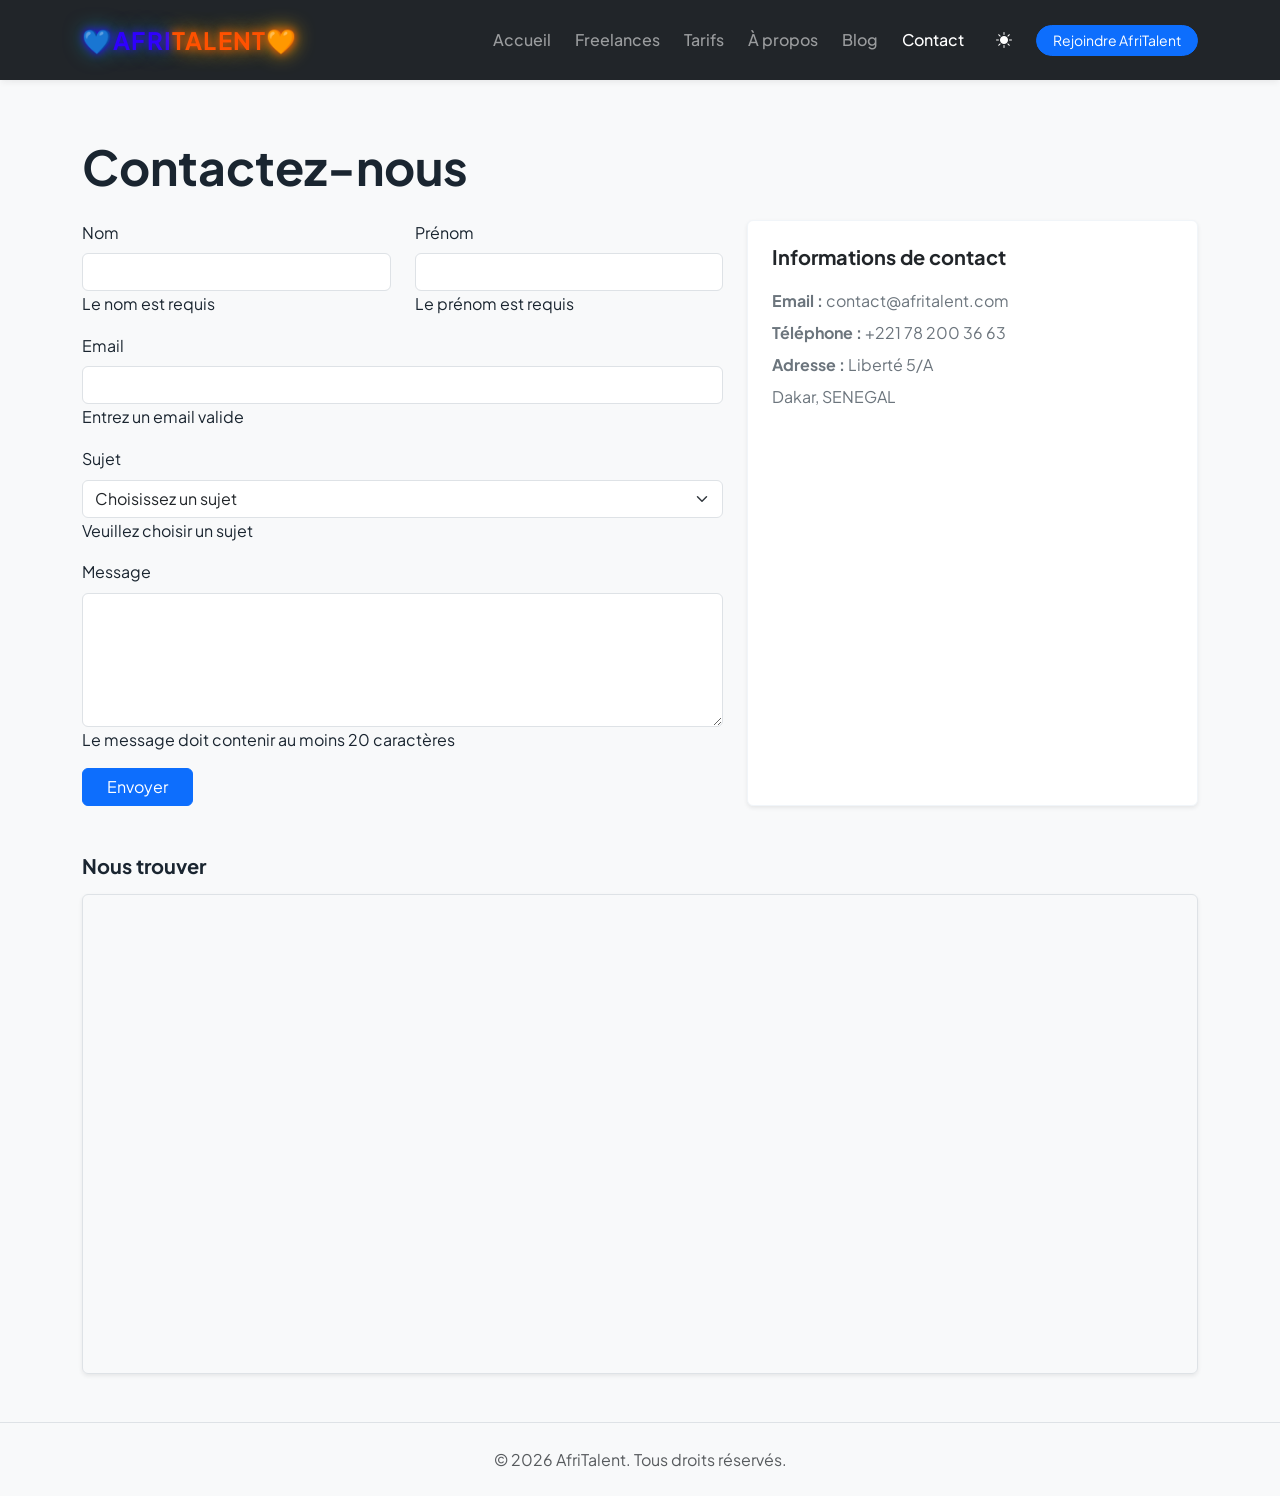
<file: contact.html>
<!DOCTYPE html>
<html lang="fr" data-bs-theme="light">

<head>
  <!-- Configuration initiale de la page : encodage universel et gestion de l'affichage responsive sur mobile -->
  <meta charset="UTF-8">
  <meta name="viewport" content="width=device-width, initial-scale=1.0">
  <title>AfriTalent — Contact</title>

  <!-- ---------------------------------------------------- -->
  <!-- FEUILLES DE STYLE ET ARCHITECTURES (CSS)             -->
  <!-- ---------------------------------------------------- -->
  <!-- Bootstrap 5 : Architecture CSS principale pour la grille et la structure des formulaires -->
  <link href="https://cdn.jsdelivr.net/npm/bootstrap@5.3.0/dist/css/bootstrap.min.css" rel="stylesheet">

  <!-- Bootstrap Icons : Utilisé pour l'icône de lune/soleil et la flèche de retour en haut -->
  <link rel="stylesheet" href="https://cdn.jsdelivr.net/npm/bootstrap-icons@1.11.0/font/bootstrap-icons.css">

  <!-- Google Fonts : Import de la police Plus Jakarta Sans -->
  <link rel="preconnect" href="https://fonts.googleapis.com">
  <link rel="preconnect" href="https://fonts.gstatic.com" crossorigin>
  <link href="https://fonts.googleapis.com/css2?family=Plus+Jakarta+Sans:wght@400;500;700&amp;display=swap"
    rel="stylesheet">

  <!-- Fichier CSS personnalisé (Gère vos variables de couleurs bleues et roses, les thèmes, etc.) -->
  <link rel="stylesheet" href="css/style.css">
</head>

<body>
  <!-- ==================================================== -->
  <!-- BARRE DE NAVIGATION (NAVBAR FIXE)                   -->
  <!-- ==================================================== -->
  <nav class="navbar navbar-expand-lg fixed-top custom-navbar navbar-dark bg-dark">
    <div class="container">
      <!-- Zone Logo AfriTalent -->
      <a class="navbar-brand fw-bold text-uppercase tracking-wider neon-brand" href="index.html">
        <span class="text-neon-blue">💙Afri</span><span class="text-neon-pink">Talent🧡</span>
      </a>

      <!-- Bouton Hamburger visible uniquement sur mobile et tablette -->
      <button class="navbar-toggler" type="button" data-bs-toggle="collapse" data-bs-target="#navMenu"
        aria-controls="navMenu" aria-expanded="false" aria-label="Toggle navigation">
        <span class="navbar-toggler-icon"></span>
      </button>

      <!-- Menu de navigation rétractable -->
      <div class="collapse navbar-collapse" id="navMenu">
        <!-- .ms-auto : Pousse le menu vers la droite | .gap-2 : Espace les éléments du menu -->
        <ul class="navbar-nav ms-auto align-items-center gap-2">
          <li class="nav-item"><a class="nav-link" href="index.html">Accueil</a></li>
          <li class="nav-item"><a class="nav-link" href="freelances.html">Freelances</a></li>
          <li class="nav-item"><a class="nav-link" href="tarifs.html">Tarifs</a></li>
          <li class="nav-item"><a class="nav-link" href="about.html">À propos</a></li>
          <li class="nav-item"><a class="nav-link" href="Blog.html">Blog</a></li>
          <li class="nav-item"><a class="nav-link active me-2" href="contact.html">Contact</a></li>

          <!-- Commutateur Light / Dark Mode -->
          <li class="nav-item me-2">
            <button id="themeToggle" class="btn btn-link nav-link text-white border-0 p-2"
              aria-label="Changer de thème">
              <i id="themeIcon" class="bi bi-sun-fill"></i>
            </button>
          </li>

          <!-- Bouton d'action à forte visibilité -->
          <li class="nav-item mt-2 mt-lg-0">
            <a href="freelances.html" class="btn btn-primary btn-sm px-3 rounded-pill">Rejoindre AfriTalent</a>
          </li>
        </ul>
      </div>
    </div>
  </nav>

  <!-- ==================================================== -->
  <!-- ZONE DE CONTENU PRINCIPAL                            -->
  <!-- ==================================================== -->
  <!-- padding-top: 90px empêche le contenu de glisser sous la navbar fixe -->
  <main style="padding-top: 90px;">
    <!-- .container : Centre le contenu horizontalement | .my-5 : Marges verticales externes de niveau 5 -->
    <div class="container my-5">
      <h1 class="display-5 fw-bold mb-4">Contactez-nous</h1>

      <!-- GRILLE PRINCIPALE (Formulaire à gauche, Carte info à droite) -->
      <!-- .g-4 : Configure un espacement constant (gutters) entre les colonnes -->
      <div class="row g-4">

        <!-- COLONNE GAUCHE : LE FORMULAIRE (Prend 7/12ème de la largeur sur écran moyen et large) -->
        <div class="col-12 col-md-7">
          <!-- novalidate : Désactive la validation HTML5 par défaut du navigateur pour laisser votre JS prendre le relais -->
          <form id="contactForm" novalidate>

            <!-- Sous-grille imbriquée pour les champs Nom et Prénom -->
            <div class="row">
              <!-- .col-md-6 : Côte à côte sur grand écran, empilés verticalement sur mobile -->
              <div class="col-12 col-md-6 mb-3">
                <label for="nom" class="form-label">Nom</label>
                <input type="text" class="form-control" id="nom" required>
                <!-- Conteneur personnalisé pour injecter les erreurs de validation en JS -->
                <div class="error-message" id="error-nom">Le nom est requis</div>
              </div>

              <div class="col-12 col-md-6 mb-3">
                <label for="prenom" class="form-label">Prénom</label>
                <input type="text" class="form-control" id="prenom" required>
                <div class="error-message" id="error-prenom">Le prénom est requis</div>
              </div>
            </div>

            <!-- Champ Email -->
            <div class="mb-3">
              <label for="email" class="form-label">Email</label>
              <input type="email" class="form-control" id="email" required>
              <div class="error-message" id="error-email">Entrez un email valide</div>
            </div>

            <!-- Menu déroulant (Sujet) -->
            <div class="mb-3">
              <label for="sujet" class="form-label">Sujet</label>
              <!-- .form-select : Classe spécifique Bootstrap pour styliser les éléments de sélection -->
              <select class="form-select" id="sujet" required>
                <option value="">Choisissez un sujet</option>
                <option value="question">Question générale</option>
                <option value="support">Support technique</option>
                <option value="devis">Demande de devis</option>
                <option value="autre">Autre</option>
              </select>
              <div class="error-message" id="error-sujet">Veuillez choisir un sujet</div>
            </div>

            <!-- Zone de texte (Message) -->
            <div class="mb-3">
              <label for="message" class="form-label">Message</label>
              <!-- rows="5" : Fixe la hauteur initiale de la zone de texte à 5 lignes -->
              <textarea class="form-control" id="message" rows="5" required></textarea>
              <div class="error-message" id="error-message">Le message doit contenir au moins 20 caractères</div>
            </div>

            <!-- Bouton d'envoi -->
            <button type="submit" class="btn btn-primary px-4">Envoyer</button>

            <!-- Bannière de confirmation d'envoi -->
            <!-- .d-none : Masqué par défaut. Le script JS retirera cette classe pour l'afficher après validation -->
            <div class="alert alert-success mt-3 success-message d-none" id="successMessage">
              Message envoyé avec succès ! Nous vous répondrons rapidement.
            </div>
          </form>
        </div>

        <!-- COLONNE DROITE : CARTES DE COORDONNÉES (Prend 5/12ème de la largeur) -->
        <div class="col-12 col-md-5">
          <!-- .h-100 : Assure que la carte prend exactement la même hauteur verticale que le formulaire à gauche -->
          <!-- .border-0 .shadow-sm : Retire les bordures brutes et applique une ombre légère moderne -->
          <div class="card border-0 shadow-sm service-card h-100">
            <div class="card-body p-4">
              <h5 class="card-title fw-bold mb-3">Informations de contact</h5>
              <!-- .lh-lg : Augmente l'espacement des lignes (Line-height Large) pour un confort de lecture optimal -->
              <p class="card-text text-secondary lh-lg">
                <strong>Email :</strong> contact@afritalent.com<br>
                <strong>Téléphone :</strong> +221 78 200 36 63<br>
                <strong>Adresse :</strong> Liberté 5/A<br>
                Dakar, SENEGAL
              </p>
            </div>
          </div>
        </div>
      </div> <!-- Fin de la rangée principale -->

      <!-- SECION CARTE GOOGLE MAPS -->
      <div class="mt-5">
        <h5 class="fw-bold mb-3">Nous trouver</h5>
        <!-- .ratio .ratio-21x9 : Composant Bootstrap ultra-pratique pour rendre les iFrames parfaitement responsives -->
        <!-- Il maintient automatiquement les proportions d'affichage sans déformer la carte sur mobile -->
        <div class="ratio ratio-21x9 rounded shadow-sm overflow-hidden border">
          <iframe
            src="https://www.google.com/maps/embed?pb=!1m18!1m12!1m3!1d3859.2223849182393!2d-17.4542!3d14.7114!2m3!1f0!2f0!3f0!3m2!1i1024!2i768!4f13.1!3m3!1m2!1s0x0%3A0x0!2zMTTCsDQyJzQxLjAiTiAxN8KwMjcnMTUuMSJX!5e0!3m2!1sfr!2ssn!4v1718375000000!5m2!1sfr!2ssn"
            allowfullscreen="" loading="lazy">
          </iframe>
        </div>
      </div>
    </div>
  </main>

  <!-- ==================================================== -->
  <!-- PIED DE PAGE & RETOUR EN HAUT                        -->
  <!-- ==================================================== -->
  <footer class="text-center py-4 border-top style-footer">
    <div class="container">
      <p class="text-muted mb-0">&copy; 2026 AfriTalent. Tous droits réservés.</p>
    </div>
  </footer>

  <!-- Bouton flottant de retour rapide vers le haut (Géré de façon dynamique par le fichier JavaScript) -->
  <button id="backToTop" class="btn btn-primary rounded-circle shadow" aria-label="Retour en haut">
    <i class="bi bi-arrow-up"></i>
  </button>

  <!-- ---------------------------------------------------- -->
  <!-- SCRIPTS D'EXÉCUTION (JAVASCRIPT)                     -->
  <!-- ---------------------------------------------------- -->
  <!-- Bundle Bootstrap : Comprend Popper.js (Indispensable si vous ajoutez des menus déroulants ou des tooltips) -->
  <script src="https://cdn.jsdelivr.net/npm/bootstrap@5.3.0/dist/js/bootstrap.bundle.min.js"></script>

  <!-- Logique JavaScript applicative : Contrôle du Dark Mode, de la validation du formulaire et du défilement haut -->
  <script src="js/main.js"></script>
</body>

</html>
</file>
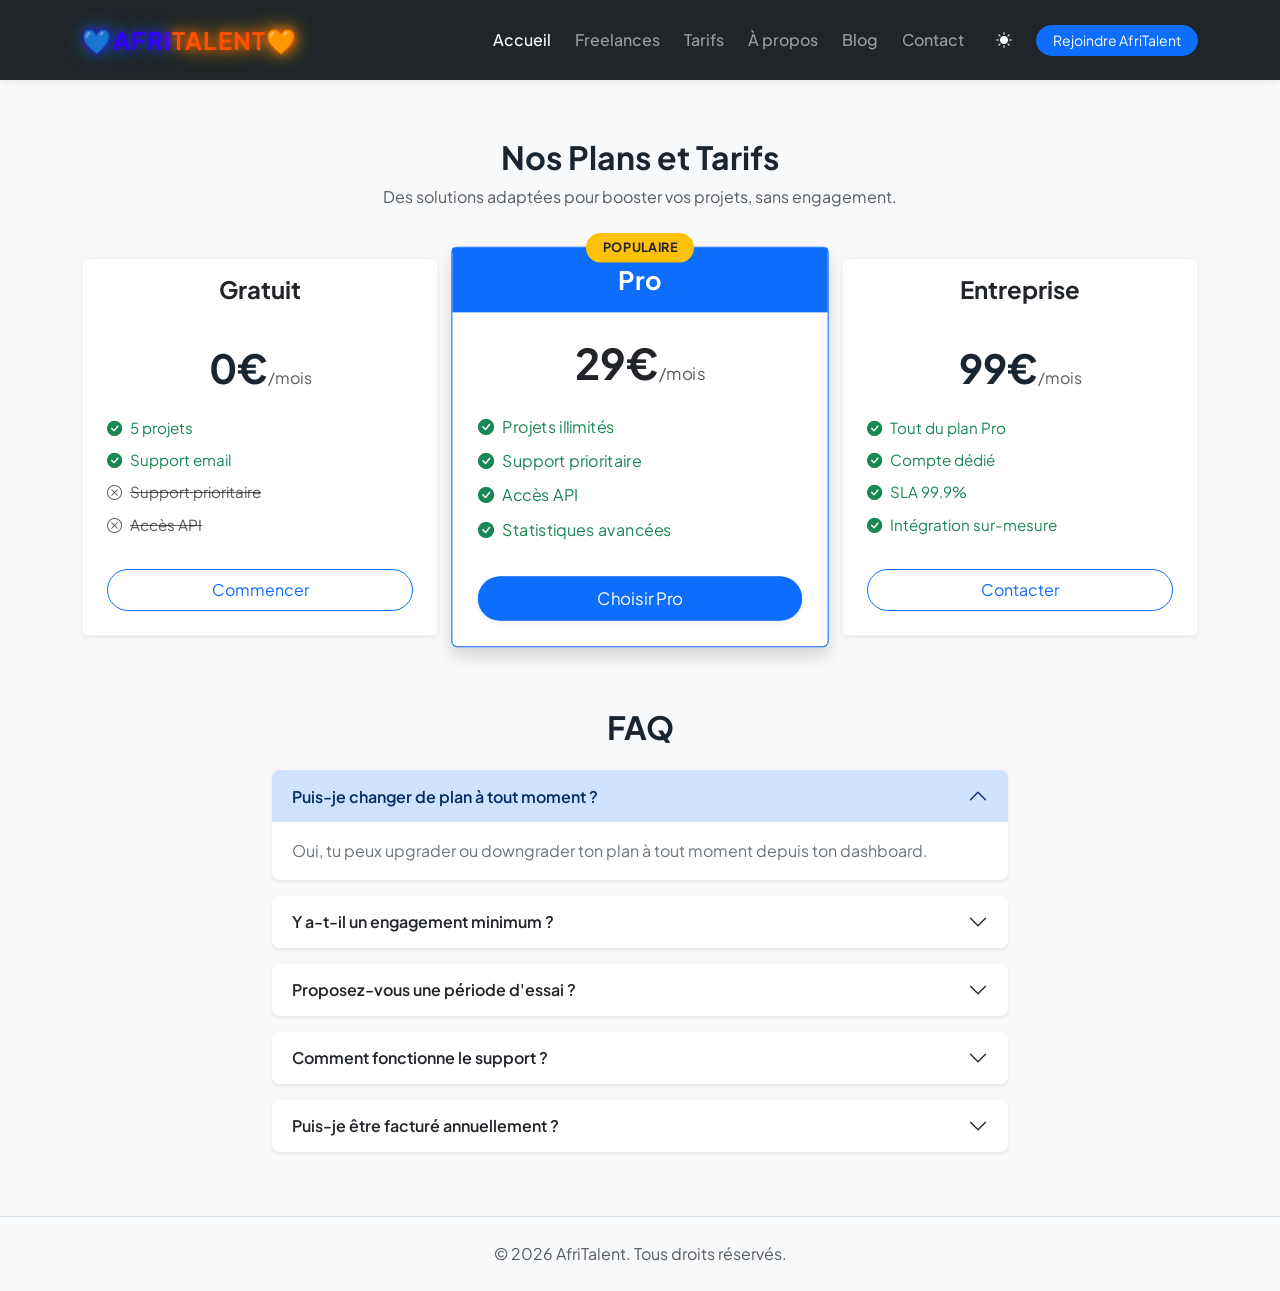
<file: tarifs.html>
<!DOCTYPE html>
<html lang="fr" data-bs-theme="light">

<head>
    <!-- Configuration de base : Encodage et gestion du Responsive Design -->
    <meta charset="UTF-8">
    <meta name="viewport" content="width=device-width, initial-scale=1.0">
    <title>AfriTalent — Tarifs</title>

    <!-- ---------------------------------------------------- -->
    <!-- IMPORTS DES ARCHITECTURES ET LOGOS (CSS)             -->
    <!-- ---------------------------------------------------- -->
    <!-- Bootstrap 5 : Framework principal pour la mise en page et les composants graphiques -->
    <link href="https://cdn.jsdelivr.net/npm/bootstrap@5.3.0/dist/css/bootstrap.min.css" rel="stylesheet">

    <!-- Bootstrap Icons : Utilisé ici pour les coches vertes et croix des fonctionnalités -->
    <link rel="stylesheet" href="https://cdn.jsdelivr.net/npm/bootstrap-icons@1.11.0/font/bootstrap-icons.css">

    <!-- Google Fonts & Style Local -->
    <link rel="preconnect" href="https://fonts.googleapis.com">
    <link rel="preconnect" href="https://fonts.gstatic.com" crossorigin>
    <link href="https://fonts.googleapis.com/css2?family=Plus+Jakarta+Sans:wght@400;500;700&amp;display=swap"
        rel="stylesheet">
    <link rel="stylesheet" href="css/style.css">
</head>

<body>
    <!-- ==================================================== -->
    <!-- BARRE DE NAVIGATION (NAVBAR)                         -->
    <!-- ==================================================== -->
    <nav class="navbar navbar-expand-lg fixed-top custom-navbar navbar-dark bg-dark">
        <div class="container">
            <!-- Identité visuelle AfriTalent -->
            <a class="navbar-brand fw-bold text-uppercase tracking-wider neon-brand" href="index.html">
                <span class="text-neon-blue">💙Afri</span><span class="text-neon-pink">Talent🧡</span>
            </a>

            <button class="navbar-toggler" type="button" data-bs-toggle="collapse" data-bs-target="#navMenu"
                aria-controls="navMenu" aria-expanded="false" aria-label="Toggle navigation">
                <span class="navbar-toggler-icon"></span>
            </button>

            <div class="collapse navbar-collapse" id="navMenu">
                <ul class="navbar-nav ms-auto align-items-center gap-2">
                    <li class="nav-item"><a class="nav-link active" href="index.html">Accueil</a></li>
                    <li class="nav-item"><a class="nav-link" href="freelances.html">Freelances</a></li>
                    <li class="nav-item"><a class="nav-link" href="tarifs.html">Tarifs</a></li>
                    <li class="nav-item"><a class="nav-link" href="about.html">À propos</a></li>
                    <li class="nav-item"><a class="nav-link" href="Blog.html">Blog</a></li>
                    <li class="nav-item"><a class="nav-link me-2" href="contact.html">Contact</a></li>

                    <!-- Bouton de basculement Dark/Light Mode (Géré par js/main.js) -->
                    <li class="nav-item me-2">
                        <button id="themeToggle" class="btn btn-link nav-link text-white border-0 p-2"
                            aria-label="Changer de thème">
                            <i id="themeIcon" class="bi bi-sun-fill"></i>
                        </button>
                    </li>

                    <li class="nav-item mt-2 mt-lg-0">
                        <a href="freelances.html" class="btn btn-primary btn-sm px-3 rounded-pill">Rejoindre
                            AfriTalent</a>
                    </li>
                </ul>
            </div>
        </div>
    </nav>

    <!-- ==================================================== -->
    <!-- CONTENU PRINCIPAL DE LA PAGE                         -->
    <!-- ==================================================== -->
    <!-- padding-top: 90px évite que l'en-tête soit masqué sous la barre de navigation fixe -->
    <main style="padding-top: 90px;">

        <!-- SECTION CONTENEUR DES GRILLES DE PRIX -->
        <section class="container my-5 section-tarifs">
            <h1 class="text-center fw-bold mb-2 h2">Nos Plans et Tarifs</h1>
            <p class="text-center text-muted mb-5">Des solutions adaptées pour booster vos projets, sans engagement.</p>

            <!-- GRILLE DE TROIS COLONNES -->
            <!-- .align-items-stretch : Force toutes les cartes à s'aligner sur la même hauteur maximale de la ligne -->
            <div class="row text-center g-4 align-items-stretch">

                <!-- ---------------------------------------------------- -->
                <!-- CARTE 1 : PLAN GRATUIT                               -->
                <!-- ---------------------------------------------------- -->
                <div class="col-12 col-md-6 col-lg-4">
                    <!-- .h-100 : s'étire verticalement | .border-0 : supprime les bordures grises par défaut -->
                    <div class="card h-100 border-0 shadow-sm plan-card service-card">
                        <div class="card-header bg-transparent py-3 border-0">
                            <h2 class="h4 fw-bold mb-0 text-body">Gratuit</h2>
                        </div>

                        <!-- .d-flex .flex-column : Permet d'organiser les éléments du corps verticalement -->
                        <div class="card-body p-4 d-flex flex-column">
                            <h3 class="display-6 fw-bold mb-4">0€<small class="text-muted fs-6 fw-normal">/mois</small>
                            </h3>

                            <!-- .flex-grow-1 : Cette liste va occuper tout l'espace libre restant, repoussant le bouton en bas -->
                            <ul class="list-unstyled text-start mb-4 card-features flex-grow-1">
                                <li class="mb-2 text-success"><i class="bi bi-check-circle-fill me-2"></i>5 projets</li>
                                <li class="mb-2 text-success"><i class="bi bi-check-circle-fill me-2"></i>Support email
                                </li>
                                <!-- Option non incluse : style barré (.text-decoration-line-through) et couleur atténuée -->
                                <li class="mb-2 text-muted text-decoration-line-through"><i
                                        class="bi bi-x-circle me-2"></i>Support prioritaire</li>
                                <li class="mb-2 text-muted text-decoration-line-through"><i
                                        class="bi bi-x-circle me-2"></i>Accès API</li>
                            </ul>

                            <!-- .mt-auto : S'accroche automatiquement tout au bas du composant grâce à Flexbox -->
                            <button class="btn btn-outline-primary w-100 py-2 rounded-pill mt-auto">Commencer</button>
                        </div>
                    </div>
                </div>

                <!-- ---------------------------------------------------- -->
                <!-- CARTE 2 : PLAN PRO (MISE EN AVANT)                   -->
                <!-- ---------------------------------------------------- -->
                <div class="col-12 col-md-6 col-lg-4">
                    <!-- .border-primary & .shadow : Accentue visuellement cette offre par rapport aux autres -->
                    <!-- .position-relative : Nécessaire pour pouvoir ancrer le badge "Populaire" de façon absolue -->
                    <div class="card h-100 border-primary shadow card-premium position-relative">

                        <!-- BADGE POPULAIRE -->
                        <!-- .top-0 .start-50 .translate-middle : Aligne le badge exactement au centre de la bordure supérieure -->
                        <span
                            class="badge bg-warning text-dark position-absolute top-0 start-50 translate-middle rounded-pill px-3 py-2 text-uppercase fw-bold">Populaire</span>

                        <!-- En-tête coloré en bleu pour marquer la distinction Premium -->
                        <div class="card-header bg-primary text-white py-3 border-0">
                            <h2 class="h4 fw-bold mb-0 text-white">Pro</h2>
                        </div>

                        <div class="card-body p-4 d-flex flex-column">
                            <h3 class="display-6 fw-bold mb-4 text-body">29€<small
                                    class="text-muted fs-6 fw-normal">/mois</small></h3>
                            <ul class="list-unstyled text-start mb-4 card-features flex-grow-1">
                                <li class="mb-2 text-success"><i class="bi bi-check-circle-fill me-2"></i>Projets
                                    illimités</li>
                                <li class="mb-2 text-success"><i class="bi bi-check-circle-fill me-2"></i>Support
                                    prioritaire</li>
                                <li class="mb-2 text-success"><i class="bi bi-check-circle-fill me-2"></i>Accès API</li>
                                <li class="mb-2 text-success"><i class="bi bi-check-circle-fill me-2"></i>Statistiques
                                    avancées</li>
                            </ul>
                            <button class="btn btn-primary w-100 py-2 rounded-pill shadow-sm mt-auto">Choisir
                                Pro</button>
                        </div>
                    </div>
                </div>

                <!-- ---------------------------------------------------- -->
                <!-- CARTE 3 : PLAN ENTREPRISE                            -->
                <!-- ---------------------------------------------------- -->
                <!-- .offset-md-3 .offset-lg-0 : Centre cette carte sur tablette (quand il n'y a que 2 colonnes par ligne) -->
                <div class="col-12 col-md-6 col-lg-4 offset-md-3 offset-lg-0">
                    <div class="card h-100 shadow-sm border-0 plan-card service-card">
                        <div class="card-header bg-transparent py-3 border-0">
                            <h2 class="h4 fw-bold mb-0 text-body">Entreprise</h2>
                        </div>
                        <div class="card-body p-4 d-flex flex-column">
                            <h3 class="display-6 fw-bold mb-4">99€<small class="text-muted fs-6 fw-normal">/mois</small>
                            </h3>
                            <ul class="list-unstyled text-start mb-4 card-features flex-grow-1">
                                <li class="mb-2 text-success"><i class="bi bi-check-circle-fill me-2"></i>Tout du plan
                                    Pro</li>
                                <li class="mb-2 text-success"><i class="bi bi-check-circle-fill me-2"></i>Compte dédié
                                </li>
                                <li class="mb-2 text-success"><i class="bi bi-check-circle-fill me-2"></i>SLA 99.9%</li>
                                <li class="mb-2 text-success"><i class="bi bi-check-circle-fill me-2"></i>Intégration
                                    sur-mesure</li>
                            </ul>
                            <button class="btn btn-outline-primary w-100 py-2 rounded-pill mt-auto">Contacter</button>
                        </div>
                    </div>
                </div>

            </div> <!-- Fin de la rangée des tarifs -->
        </section>

        <!-- ==================================================== -->
        <!-- SECTION COMPOSANT INTERACTIF : FOIRE AUX QUESTIONS   -->
        <!-- ==================================================== -->
        <section class="container my-5 pt-4">
            <h2 class="text-center fw-bold mb-4">FAQ</h2>
            <div class="row justify-content-center">
                <!-- Limite la largeur de la FAQ à 8 colonnes sur les écrans d'ordinateur pour une meilleure lisibilité -->
                <div class="col-12 col-lg-8">

                    <!-- L'ID général #faqAccordion sert à relier et fermer automatiquement un volet lorsqu'un autre s'ouvre -->
                    <div class="accordion" id="faqAccordion">

                        <!-- BLOC QUESTION 1 (Ouvert par défaut) -->
                        <div class="accordion-item border-0 shadow-sm mb-3 rounded-3 overflow-hidden">
                            <h3 class="accordion-header">
                                <!-- data-bs-target="#q1" : Indique quel bloc de texte doit s'ouvrir au clic -->
                                <button class="accordion-button fw-semibold" type="button" data-bs-toggle="collapse"
                                    data-bs-target="#q1" aria-expanded="true" aria-controls="q1">
                                    Puis-je changer de plan à tout moment ?
                                </button>
                            </h3>
                            <!-- .show : Indique que ce panneau est visible dès le chargement initial de la page -->
                            <!-- data-bs-parent="#faqAccordion" : Active la fermeture automatique des autres éléments ouverts -->
                            <div id="q1" class="accordion-collapse collapse show" data-bs-parent="#faqAccordion">
                                <div class="accordion-body text-secondary">
                                    Oui, tu peux upgrader ou downgrader ton plan à tout moment depuis ton dashboard.
                                </div>
                            </div>
                        </div>

                        <!-- BLOC QUESTION 2 (Fermé par défaut) -->
                        <div class="accordion-item border-0 shadow-sm mb-3 rounded-3 overflow-hidden">
                            <h3 class="accordion-header">
                                <!-- .collapsed : Classe Bootstrap requise pour styliser la flèche pivotante vers le bas -->
                                <button class="accordion-button collapsed fw-semibold" type="button"
                                    data-bs-toggle="collapse" data-bs-target="#q2" aria-expanded="false"
                                    aria-controls="q2">
                                    Y a-t-il un engagement minimum ?
                                </button>
                            </h3>
                            <!-- Sans la classe .show, le contenu est masqué à l'état initial -->
                            <div id="q2" class="accordion-collapse collapse" data-bs-parent="#faqAccordion">
                                <div class="accordion-body text-secondary">
                                    Non, tous nos plans sont sans engagement. Tu peux annuler quand tu veux.
                                </div>
                            </div>
                        </div>

                        <!-- BLOC QUESTION 3 -->
                        <div class="accordion-item border-0 shadow-sm mb-3 rounded-3 overflow-hidden">
                            <h3 class="accordion-header">
                                <button class="accordion-button collapsed fw-semibold" type="button"
                                    data-bs-toggle="collapse" data-bs-target="#q3" aria-expanded="false"
                                    aria-controls="q3">
                                    Proposez-vous une période d'essai ?
                                </button>
                            </h3>
                            <div id="q3" class="accordion-collapse collapse" data-bs-parent="#faqAccordion">
                                <div class="accordion-body text-secondary">
                                    Oui, le plan Pro a 14 jours d'essai gratuit, sans carte bancaire.
                                </div>
                            </div>
                        </div>

                        <!-- BLOC QUESTION 4 -->
                        <div class="accordion-item border-0 shadow-sm mb-3 rounded-3 overflow-hidden">
                            <h3 class="accordion-header">
                                <button class="accordion-button collapsed fw-semibold" type="button"
                                    data-bs-toggle="collapse" data-bs-target="#q4" aria-expanded="false"
                                    aria-controls="q4">
                                    Comment fonctionne le support ?
                                </button>
                            </h3>
                            <div id="q4" class="accordion-collapse collapse" data-bs-parent="#faqAccordion">
                                <div class="accordion-body text-secondary">
                                    Le plan Gratuit a un support email. Le plan Pro et Entreprise ont un support
                                    prioritaire 24/7.
                                </div>
                            </div>
                        </div>

                        <!-- BLOC QUESTION 5 -->
                        <div class="accordion-item border-0 shadow-sm mb-3 rounded-3 overflow-hidden">
                            <h3 class="accordion-header">
                                <button class="accordion-button collapsed fw-semibold" type="button"
                                    data-bs-toggle="collapse" data-bs-target="#q5" aria-expanded="false"
                                    aria-controls="q5">
                                    Puis-je être facturé annuellement ?
                                </button>
                            </h3>
                            <div id="q5" class="accordion-collapse collapse" data-bs-parent="#faqAccordion">
                                <div class="accordion-body text-secondary">
                                    Oui, la facturation annuelle te donne 2 mois offerts sur tous les plans payants.
                                </div>
                            </div>
                        </div>

                    </div> <!-- Fin de l'accordéon -->
                </div>
            </div>
        </section>
    </main>

    <!-- ==================================================== -->
    <!-- PIED DE PAGE & SCRIPT D'ANIMATIONS                   -->
    <!-- ==================================================== -->
    <footer class="text-center py-4 border-top style-footer">
        <div class="container">
            <p class="text-muted mb-0">&copy; 2026 AfriTalent. Tous droits réservés.</p>
        </div>
    </footer>

    <!-- Bouton flottant de retour en haut de la page -->
    <button id="backToTop" class="btn btn-primary rounded-circle shadow" aria-label="Retour en haut">
        <i class="bi bi-arrow-up"></i>
    </button>

    <!-- JS de Bootstrap (gère l'ouverture/fermeture automatique des éléments de la FAQ) et votre logique main.js -->
    <script src="https://cdn.jsdelivr.net/npm/bootstrap@5.3.0/dist/js/bootstrap.bundle.min.js"></script>
    <script src="js/main.js"></script>
</body>

</html>
</file>
<file: css/style.css>
/* ==========================================================================
   1. VARIABLES GLOBALES (Design System)
   ========================================================================== */
:root {
    /* Palette de couleurs AfriTalent */
    --color-primary: #2563eb;
    /* Bleu Royal principal */
    --color-primary-light: #3b82f6;
    /* Bleu clair pour dégradés */
    --color-accent: #f59e0b;
    /* Orange/Ambre pour les éléments clés */
    --color-dark: #1a2530;
    /* Texte principal / Anthracite foncé */
    --color-light: #f8f9fa;
    /* Fond clair par défaut */
    --color-white: #ffffff;
    /* Blanc pur */

    /* Typographies professionnelles */
    --font-heading: 'Plus Jakarta Sans', sans-serif;
    --font-body: 'Plus Jakarta Sans', sans-serif;

    /* Espacements, Micro-habillages et Ombres uniformes */
    --spacing-section: 4rem;
    --spacing-md: 1rem;
    --spacing-sm: 0.5rem;
    --radius: 16px;
    --shadow: 0 4px 6px -1px rgba(0, 0, 0, 0.05), 0 2px 4px -1px rgba(0, 0, 0, 0.02);
}

/* ==========================================================================
   2. RESET & BASE CONFIGURATION
   ========================================================================== */
* {
    margin: 0;
    padding: 0;
    box-sizing: border-box;
    /* Sécurise le calcul des largeurs avec paddings */
}

body {
    font-family: var(--font-body);
    color: var(--color-dark);
    background-color: var(--color-light);
    line-height: 1.6;
    overflow-x: hidden;
    /* Empêche le scroll horizontal parasite sur mobile */
}

/* Style de base du logo */
.neon-brand {
    font-size: 1.5rem;
    letter-spacing: 2px;
    text-shadow: 0 0 5px rgba(255, 255, 255, 0.2);
}

/* Néon Bleu Clair pour "Afri" */
.text-neon-blue {
    color: #2f00ff;
    text-shadow: 0 0 8px #2f00ff, 0 0 20px rgba(0, 210, 255, 0.5);
}

/* Néon Rose pour "Talent" */
.text-neon-pink {
    color: #ff5100;
    text-shadow: 0 0 8px #ff5100, 0 0 20px rgb(255, 187, 0);
}

/* Optionnel : Effet au survol */
.neon-brand:hover .text-neon-blue {
    text-shadow: 0 0 12px #0000f1, 0 0 25px #ffffff;
    transition: all 0.3s ease;
}

.neon-brand:hover .text-neon-pink {
    text-shadow: 0 0 12px #f8930f, 0 0 25px #ffffff;
    transition: all 0.3s ease;
}

/* Titres sémantiques forcés */
h1,
h2,
h3,
h4,
h5,
h6 {
    font-family: var(--font-heading);
    color: var(--color-dark);
}

/* Sécurisation du comportement fluide des images */
img {
    max-width: 100%;
    display: block;
    height: auto;
}

/* Classes utilitaires de graisse et d'espacement de lettres */
.fw-black {
    font-weight: 800;
}

.tracking-tight {
    letter-spacing: -0.025em;
}

.tracking-wider {
    letter-spacing: 0.05em;
}

/* ==========================================================================
   3. NAVIGATION (NAVBAR)
   ========================================================================== */
.navbar {
    box-shadow: var(--shadow);
    padding: var(--spacing-md) 0;
    transition: all 0.3s ease-in-out;
    /* Fluidité lors du scroll détecté par le JS */
}

.navbar-brand {
    font-family: var(--font-heading);
    font-weight: 800;
    font-size: 1.5rem;
}

.nav-link {
    font-weight: 500;
    transition: color 0.2s ease;
}

/* Effets de transition de la Navbar au Scroll via JS */
.custom-navbar.navbar-scrolled {
    padding: 0.5rem 0;
    background-color: var(--bs-body-bg) !important;
    /* S'adapte nativement au thème Bootstrap */
    box-shadow: 0 4px 15px rgba(0, 0, 0, 0.08);
}

/* ==========================================================================
   4. PAGE D'ACCUEIL (INDEX.HTML)
   ========================================================================== */

/* --- Section Hero Asymétrique --- */
.text-gradient {
    background: linear-gradient(135deg, var(--color-primary), var(--color-primary-light));
   background-clip: text;
    -webkit-text-fill-color: transparent;
    /* Permet d'appliquer le dégradé sur le texte */
}

.hero-img-wrapper {
    position: relative;
    padding-left: 20px;
}

/* Effet d'arrière-plan géométrique pivoté derrière la photo Hero */
.hero-img-wrapper::before {
    content: '';
    position: absolute;
    top: -20px;
    left: 0;
    width: 100%;
    height: 100%;
    background: var(--color-primary);
    z-index: 0;
    border-radius: var(--bs-border-radius-xl);
    transform: rotate(-3deg);
    opacity: 0.1;
}

.hero-img {
    position: relative;
    z-index: 1;
    box-shadow: 0 20px 40px rgba(0, 0, 0, 0.1);
    transition: transform 0.4s ease;
}

.hero-img:hover {
    transform: scale(1.05) rotate(1deg);
    /* Effet d'interaction dynamique discret */
}

/* --- Structure Bento Grid (CSS Grid) --- */
.bento-grid {
    display: grid;
    grid-template-columns: repeat(3, 1fr);
    /* 3 colonnes égales sur Desktop */
    gap: 1.5rem;
    margin-top: 2rem;
}

.bento-card {
    background: var(--color-white);
    border-radius: var(--radius);
    border: 1px solid rgba(0, 0, 0, 0.05);
    box-shadow: var(--shadow);
    overflow: hidden;
    transition: all 0.3s cubic-bezier(0.4, 0, 0.2, 1);
}

.bento-content {
    padding: 2.5rem;
    height: 100%;
    display: flex;
    flex-direction: column;
    position: relative;
}

/* Chiffre indicateur de l'étape en arrière-plan */
.bento-step {
    position: absolute;
    top: 1.5rem;
    right: 2.5rem;
    font-size: 2.5rem;
    font-weight: 800;
    color: rgba(37, 99, 235, 0.1);
}

.bento-icon {
    width: 60px;
    height: 60px;
    object-fit: contain;
}

/* Modificateurs d'asymétrie de grille */
.card-large {
    grid-column: span 2;
}

.card-tall {
    grid-row: span 2;
}

.card-wide {
    grid-column: span 2;
}

/* Animation au survol des cartes Bento */
.bento-card:hover {
    transform: translateY(-5px);
    box-shadow: 0 20px 25px -5px rgba(0, 0, 0, 0.05);
    border-color: rgba(37, 99, 235, 0.2);
}

/* --- Section Catégories / Services --- */
.service-card {
    box-shadow: var(--shadow);
    transition: all 0.3s cubic-bezier(0.4, 0, 0.2, 1);
    cursor: pointer;
    background: var(--color-white);
    border: 1px solid #f1f5f9 !important;
}

.service-card:hover {
    transform: translateY(-8px) scale(1.03);
    box-shadow: 0 20px 25px -5px rgba(37, 99, 235, 0.1);
    border-color: var(--color-primary) !important;
}

/* Mise en avant de la catégorie sélectionnée par défaut */
.service-active {
    border-top: 4px solid var(--color-primary) !important;
    box-shadow: 0 10px 15px -3px rgba(0, 0, 0, 0.05);
}

/* --- Section Carrousel de Témoignages --- */
.testimonial-avatar-wrapper {
    width: 100px;
    height: 100px;
    margin: 0 auto;
    position: relative;
}

.testimonial-avatar {
    width: 100%;
    height: 100%;
    object-fit: cover;
    border-radius: 50%;
    border: 3px solid var(--color-primary);
}

#testimonialCarousel .carousel-indicators [data-bs-target] {
    width: 12px;
    height: 12px;
    border-radius: 50%;
    background-color: var(--color-primary);
}

#testimonialCarousel .carousel-control-prev-icon,
#testimonialCarousel .carousel-control-next-icon {
    filter: invert(1) grayscale(100);
    /* Améliore le contraste des flèches en mode sombre/clair */
}

/* ==========================================================================
   5. PAGE CATALOGUE & PROFILS (FREELANCES.HTML)
   ========================================================================== */
.profile-card {
    transition: transform 0.2s ease-in-out, box-shadow 0.2s ease-in-out;
}

.profile-card:hover {
    transform: translateY(-4px);
    box-shadow: 0 10px 20px rgba(0, 0, 0, 0.08) !important;
}

/* Crop intelligent des images de profils (pas de déformation) */
.card-img-wrapper {
    width: 100%;
    height: 200px;
    overflow: hidden;
    background-color: var(--color-white);
}

.card-img-wrapper img {
    width: 100%;
    height: 100%;
    object-fit: cover;
}

.filter-select {
    width: 250px;
}

/* ==========================================================================
   6. PAGE À PROPOS & FORMULAIRES (ABOUT.HTML / CONTACT.HTML / TARIFS.HTML)
   ========================================================================== */
.team-img {
    width: 120px;
    height: 120px;
    object-fit: cover;
}

.card-features li {
    font-size: 0.95rem;
}

/* ==========================================================================
   7. ANIMATIONS ET UTILITAIRES (INTERSECTION OBSERVER JS)
   ========================================================================== */
#backToTop {
    position: fixed;
    bottom: 30px;
    right: -60px;
    /* Dissimulé hors de l'écran par défaut */
    z-index: 1030;
    width: 45px;
    height: 45px;
    opacity: 0;
    transition: all 0.4s cubic-bezier(0.16, 1, 0.3, 1);
}

#backToTop.show {
    right: 30px;
    /* Glisse élégamment vers l'intérieur de l'écran */
    opacity: 1;
}

/* Classes pour le scroll-animation au défilement de la page */
.fade-in-section {
    opacity: 0;
    transform: translateY(30px);
    visibility: hidden;
    transition: opacity 0.8s cubic-bezier(0.25, 1, 0.5, 1), transform 0.8s cubic-bezier(0.25, 1, 0.5, 1);
    will-change: opacity, transform;
}

.fade-in-section.is-visible {
    opacity: 1;
    transform: translateY(0);
    visibility: visible;
}

.freelance-card {
    transition: opacity 0.3s ease, transform 0.3s ease;
    will-change: opacity, transform;
}

/* --- Habillage validation formulaires --- */
.is-invalid-custom {
    border-color: #dc3545 !important;
    background-image: url("data:image/svg+xml,%3csvg xmlns='http://www.w3.org/2000/svg' viewBox='0 0 12 12' width='12' height='12' fill='none' stroke='%23dc3545'%3e%3ccircle cx='6' cy='6' r='4.5' stroke-width='1'/%3e%3cpath stroke-linejoin='round' d='M5.8 3.6h.4L6 6.5z'/%3e%3ccircle cx='6' cy='8.2' r='.6' fill='%23dc3545'/%3e%3c/svg%3e");
    background-repeat: no-repeat;
    background-position: right calc(0.375em + 0.1875rem) center;
    background-size: calc(0.75em + 0.375rem) calc(0.75em + 0.375rem);
}

/* ==========================================================================
   8. MEDIA QUERIES PERSONNALISÉES (RESPONSIVE DESIGN)
   ========================================================================== */

/* Écrans Mobiles (Ajustements fins ≤ 575px) */
@media (max-width: 575.98px) {
    h1 {
        font-size: 1.8rem !important;
    }

    .navbar-brand {
        font-size: 1.2rem;
    }

    .filter-select {
        width: 100% !important;
    }

    /* Filtre prend toute la largeur */
    .card-img-wrapper {
        height: 180px;
    }

    .bento-grid {
        grid-template-columns: 1fr;
        /* Passage à une seule colonne */
    }

    .card-large,
    .card-tall,
    .card-wide {
        grid-column: span 1;
        grid-row: span 1;
    }

    /* Empêche les zooms asymétriques de faire déborder les blocs sur mobile */
    .card-premium {
        transform: scale(1) !important;
        margin-top: 1.5rem;
        margin-bottom: 1.5rem;
    }
}

/* Tablettes (768px à 991px) */
@media (min-width: 768px) and (max-width: 991.98px) {
    .py-5 {
        padding-top: 3rem !important;
        padding-bottom: 3rem !important;
    }

    .team-img {
        width: 100px;
        height: 100px;
    }

    .card-img-wrapper {
        height: 170px;
    }

    .card-premium {
        transform: scale(1.02) !important;
    }
}

/* Grands Écrans Desktop (1200px+) */
@media (min-width: 1200px) {
    .container {
        max-width: 1140px;
    }

    .py-5 {
        padding-top: 5rem !important;
        padding-bottom: 5rem !important;
    }

    /* Zoom 3D premium exclusif aux desktops */
    .card-premium {
        transform: scale(1.06);
        z-index: 2;
    }
}
</file>
